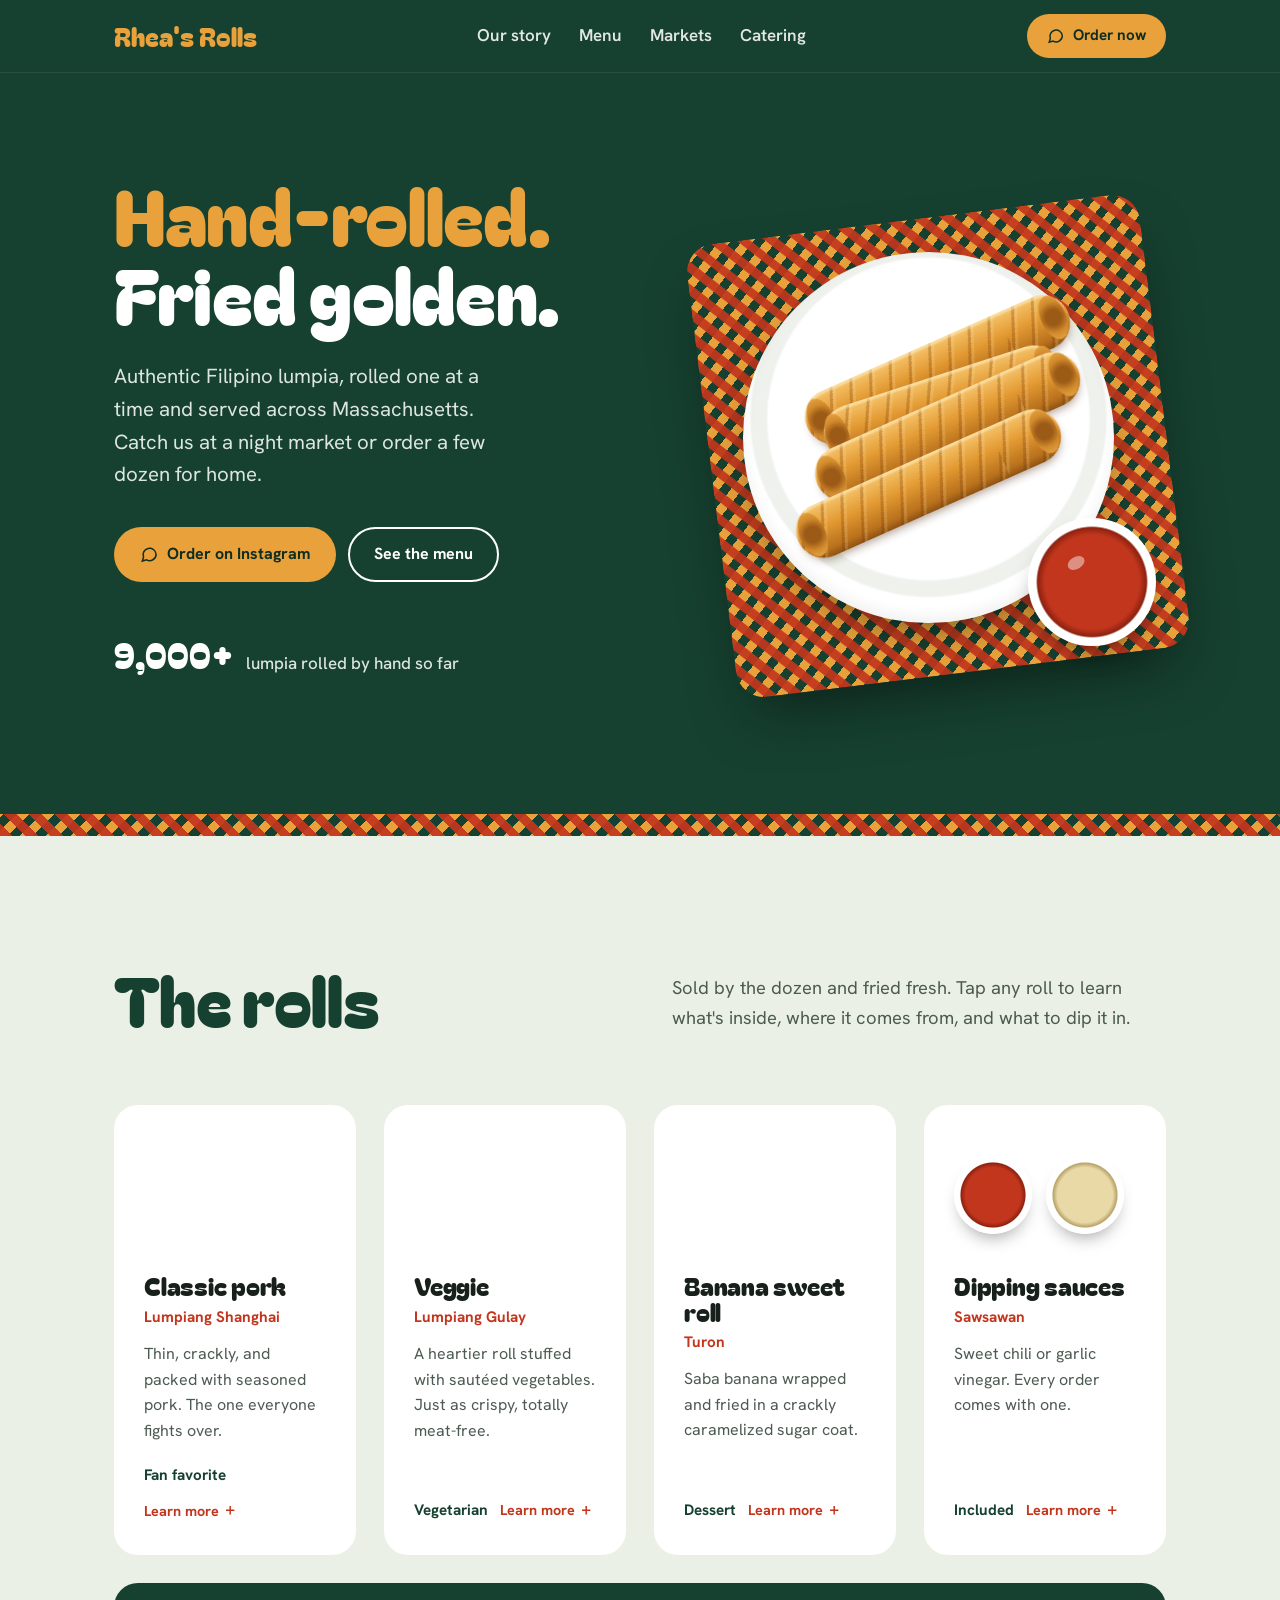
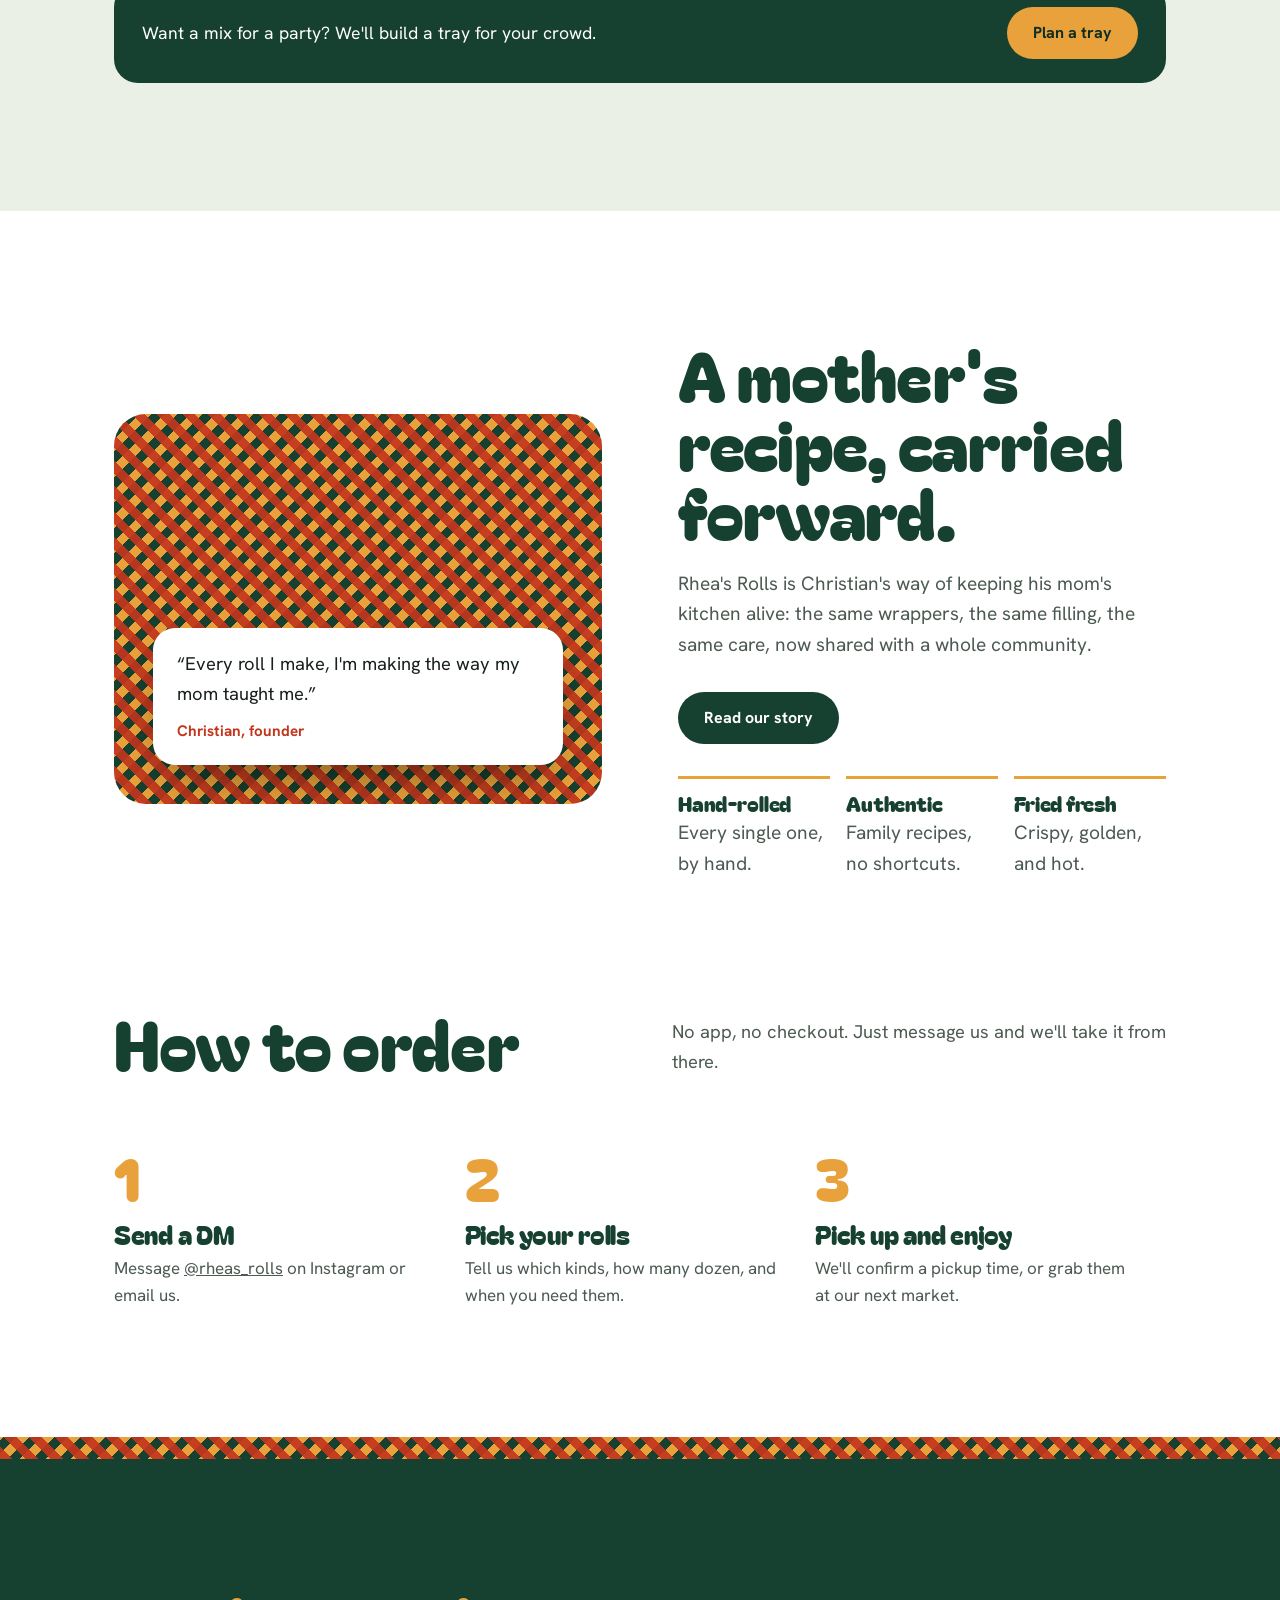
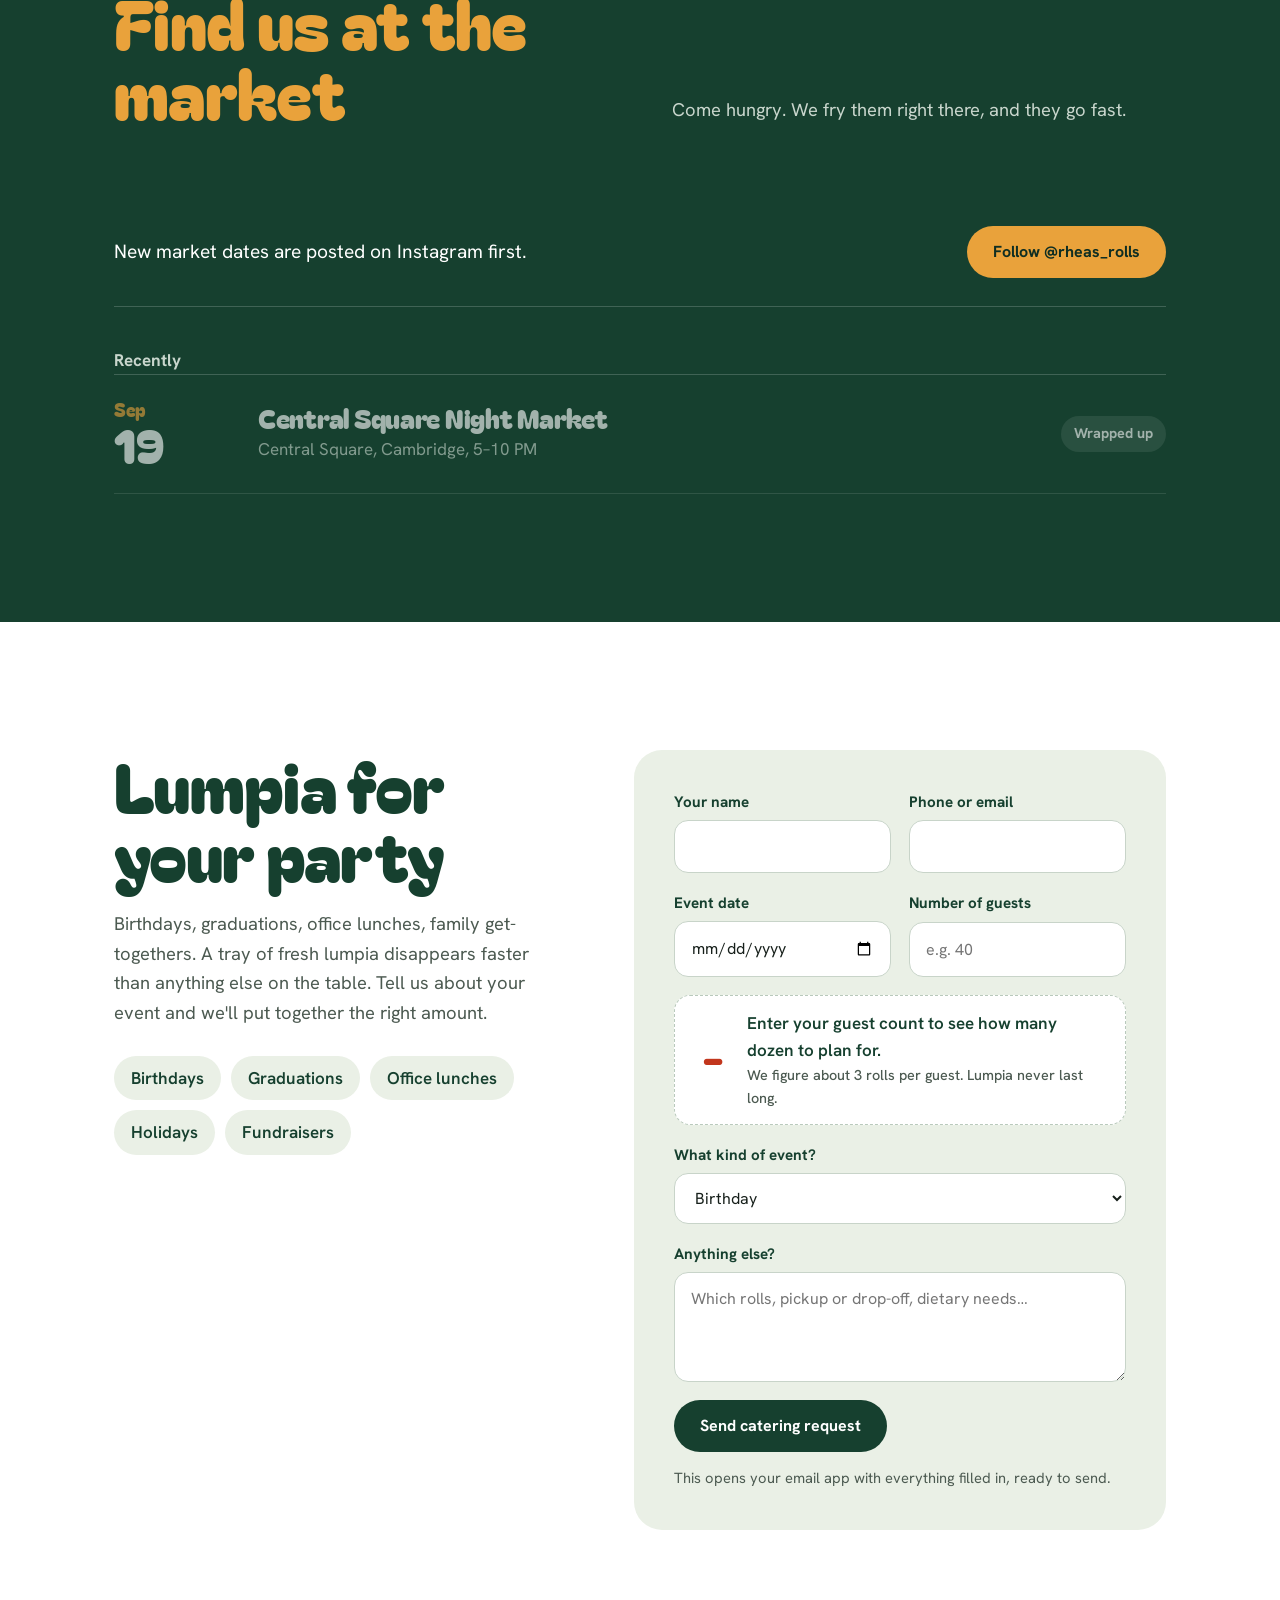
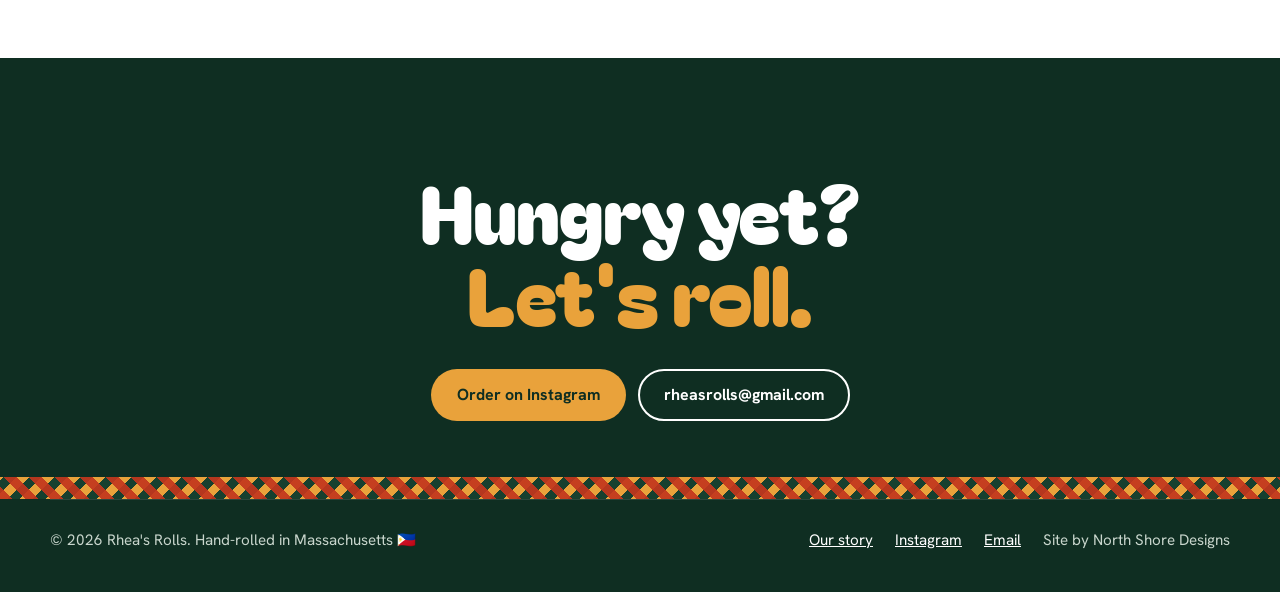
<file: index.html>
<!doctype html>
<html lang="en">
<head>
  <meta charset="utf-8">
  <meta name="viewport" content="width=device-width, initial-scale=1">
  <title>Rhea's Rolls | Hand-Rolled Filipino Lumpia in Massachusetts</title>
  <meta name="description" content="Rhea's Rolls hand-rolls authentic Filipino lumpia in Massachusetts. Find us at night markets, order by the dozen, or book lumpia catering for your next party.">
  <meta name="theme-color" content="#16402F">
  <!-- TODO: swap in the real domain once it's bought -->
  <link rel="canonical" href="https://rheasrolls.com/">
  <link rel="icon" href="favicon.svg" type="image/svg+xml">

  <meta property="og:type" content="website">
  <meta property="og:site_name" content="Rhea's Rolls">
  <meta property="og:title" content="Rhea's Rolls | Hand-Rolled Filipino Lumpia">
  <meta property="og:description" content="9,000+ lumpia hand-rolled and served across Massachusetts. Order by the dozen or book us for catering.">
  <meta property="og:url" content="https://rheasrolls.com/">
  <meta property="og:image" content="https://rheasrolls.com/assets/og-image.png">
  <meta name="twitter:card" content="summary_large_image">

  <script type="application/ld+json">
  {
    "@context": "https://schema.org",
    "@type": "FoodEstablishment",
    "name": "Rhea's Rolls",
    "description": "Hand-rolled, authentic Filipino lumpia. Night markets, orders by the dozen, and catering across Massachusetts.",
    "url": "https://rheasrolls.com/",
    "email": "rheasrolls@gmail.com",
    "founder": { "@type": "Person", "name": "Christian" },
    "servesCuisine": ["Filipino", "Lumpia"],
    "areaServed": { "@type": "State", "name": "Massachusetts" },
    "sameAs": ["https://www.instagram.com/rheas_rolls", "https://linktr.ee/rheasrolls"],
    "hasMenu": "https://rheasrolls.com/#menu"
  }
  </script>

  <link rel="preconnect" href="https://fonts.googleapis.com">
  <link rel="preconnect" href="https://fonts.gstatic.com" crossorigin>
  <link href="https://fonts.googleapis.com/css2?family=Bagel+Fat+One&family=Hanken+Grotesk:wght@400;500;600;700&display=swap" rel="stylesheet">
  <link rel="stylesheet" href="styles.css">
</head>
<body>

  <header class="site-header">
    <div class="wrap nav">
      <a class="logo" href="index.html" aria-label="Rhea's Rolls home">Rhea's Rolls</a>
      <nav aria-label="Main">
        <ul>
          <li><a href="story.html">Our story</a></li>
          <li><a href="#menu">Menu</a></li>
          <li><a href="#markets">Markets</a></li>
          <li><a href="#catering">Catering</a></li>
        </ul>
      </nav>
      <a class="btn btn-gold" href="https://ig.me/m/rheas_rolls" target="_blank" rel="noopener">
        <svg viewBox="0 0 24 24" fill="none" stroke="currentColor" stroke-width="2" aria-hidden="true"><path d="M21 12a8.5 8.5 0 0 1-12.6 7.4L3 21l1.6-5.2A8.5 8.5 0 1 1 21 12Z"/></svg>
        <span>Order now</span>
      </a>
    </div>
  </header>

  <main id="top">
    <section class="hero" aria-labelledby="hero-title" style="padding:0">
      <div class="wrap hero-grid">
        <div>
          <h1 id="hero-title"><span class="line">Hand-rolled.</span><span class="line">Fried golden.</span></h1>
          <p class="hero-lede">Authentic Filipino lumpia, rolled one at a time and served across Massachusetts. Catch us at a night market or order a few dozen for home.</p>
          <div class="hero-ctas">
            <a class="btn btn-gold" href="https://ig.me/m/rheas_rolls" target="_blank" rel="noopener">
              <svg viewBox="0 0 24 24" fill="none" stroke="currentColor" stroke-width="2" aria-hidden="true"><path d="M21 12a8.5 8.5 0 0 1-12.6 7.4L3 21l1.6-5.2A8.5 8.5 0 1 1 21 12Z"/></svg>
              Order on Instagram
            </a>
            <a class="btn btn-line" href="#menu">See the menu</a>
          </div>
          <p class="tally"><strong>9,000+</strong> lumpia rolled by hand so far</p>
        </div>

        <div class="plate-stage" aria-hidden="true">
          <div class="mat banig"></div>
          <div class="plate"></div>
          <div class="roll r1"></div>
          <div class="roll r4"></div>
          <div class="roll r2"></div>
          <div class="roll r3"></div>
          <div class="sauce"></div>
        </div>
      </div>
    </section>

    <div class="banig banig-band" role="presentation"></div>

    <section class="menu" id="menu" aria-labelledby="menu-title">
      <div class="wrap">
        <div class="section-head">
          <h2 id="menu-title">The rolls</h2>
          <p>Sold by the dozen and fried fresh. Tap any roll to learn what's inside, where it comes from, and what to dip it in.</p>
        </div>

        <!-- TODO: confirm varieties + add prices with Christian -->
        <ul class="menu-list four">
          <li>
            <button class="dish" type="button" data-dish="shanghai" aria-haspopup="dialog">
              <span class="dish-art" aria-hidden="true"><span class="roll" style="--tilt:-8deg"></span></span>
              <h3>Classic pork</h3>
              <p class="native">Lumpiang Shanghai</p>
              <p>Thin, crackly, and packed with seasoned pork. The one everyone fights over.</p>
              <span class="more"><span class="tag">Fan favorite</span><span class="learn">Learn more<svg viewBox="0 0 24 24" fill="none" stroke="currentColor" stroke-width="2.5" aria-hidden="true"><path d="M12 5v14M5 12h14"/></svg></span></span>
            </button>
          </li>
          <li>
            <button class="dish" type="button" data-dish="gulay" aria-haspopup="dialog">
              <span class="dish-art" aria-hidden="true"><span class="roll" style="--tilt:6deg;height:46px"></span></span>
              <h3>Veggie</h3>
              <p class="native">Lumpiang Gulay</p>
              <p>A heartier roll stuffed with sautéed vegetables. Just as crispy, totally meat-free.</p>
              <span class="more"><span class="tag">Vegetarian</span><span class="learn">Learn more<svg viewBox="0 0 24 24" fill="none" stroke="currentColor" stroke-width="2.5" aria-hidden="true"><path d="M12 5v14M5 12h14"/></svg></span></span>
            </button>
          </li>
          <li>
            <button class="dish" type="button" data-dish="turon" aria-haspopup="dialog">
              <span class="dish-art" aria-hidden="true"><span class="roll sweet" style="--tilt:-4deg;height:44px;width:70%"></span></span>
              <h3>Banana sweet roll</h3>
              <p class="native">Turon</p>
              <p>Saba banana wrapped and fried in a crackly caramelized sugar coat.</p>
              <span class="more"><span class="tag">Dessert</span><span class="learn">Learn more<svg viewBox="0 0 24 24" fill="none" stroke="currentColor" stroke-width="2.5" aria-hidden="true"><path d="M12 5v14M5 12h14"/></svg></span></span>
            </button>
          </li>
          <li>
            <button class="dish" type="button" data-dish="sauces" aria-haspopup="dialog">
              <span class="dish-art" aria-hidden="true"><span class="bowls"><span class="bowl"></span><span class="bowl vinegar"></span></span></span>
              <h3>Dipping sauces</h3>
              <p class="native">Sawsawan</p>
              <p>Sweet chili or garlic vinegar. Every order comes with one.</p>
              <span class="more"><span class="tag">Included</span><span class="learn">Learn more<svg viewBox="0 0 24 24" fill="none" stroke="currentColor" stroke-width="2.5" aria-hidden="true"><path d="M12 5v14M5 12h14"/></svg></span></span>
            </button>
          </li>
        </ul>

        <div class="menu-note">
          <p>Want a mix for a party? We'll build a tray for your crowd.</p>
          <a class="btn btn-gold" href="#catering">Plan a tray</a>
        </div>
      </div>
    </section>

    <section class="teaser" aria-labelledby="teaser-title">
      <div class="wrap teaser-grid">
        <div class="teaser-art banig" aria-hidden="true">
          <div class="card">
            <p>“Every roll I make, I'm making the way my mom taught me.”</p>
            <cite>Christian, founder</cite>
          </div>
        </div>
        <div>
          <h2 id="teaser-title">A mother's recipe, carried forward.</h2>
          <p>Rhea's Rolls is Christian's way of keeping his mom's kitchen alive: the same wrappers, the same filling, the same care, now shared with a whole community.</p>
          <a class="btn" href="story.html">Read our story</a>
          <div class="values-row">
            <div class="value"><h3>Hand-rolled</h3><p>Every single one, by hand.</p></div>
            <div class="value"><h3>Authentic</h3><p>Family recipes, no shortcuts.</p></div>
            <div class="value"><h3>Fried fresh</h3><p>Crispy, golden, and hot.</p></div>
          </div>
        </div>
      </div>
    </section>

    <section class="steps" id="order" aria-labelledby="order-title" style="padding-top:0">
      <div class="wrap">
        <div class="section-head">
          <h2 id="order-title" style="color:var(--leaf)">How to order</h2>
          <p>No app, no checkout. Just message us and we'll take it from there.</p>
        </div>
        <ol class="order-steps">
          <li><h3>Send a DM</h3><p>Message <a href="https://ig.me/m/rheas_rolls" target="_blank" rel="noopener">@rheas_rolls</a> on Instagram or email us.</p></li>
          <li><h3>Pick your rolls</h3><p>Tell us which kinds, how many dozen, and when you need them.</p></li>
          <li><h3>Pick up and enjoy</h3><p>We'll confirm a pickup time, or grab them at our next market.</p></li>
        </ol>
      </div>
    </section>

    <div class="banig banig-band" role="presentation"></div>

    <section class="markets" id="markets" aria-labelledby="markets-title">
      <div class="wrap">
        <div class="section-head">
          <h2 id="markets-title">Find us at the market</h2>
          <p>Come hungry. We fry them right there, and they go fast.</p>
        </div>
        <div id="events" aria-live="polite"></div>
      </div>
    </section>

    <section class="catering" id="catering" aria-labelledby="catering-title">
      <div class="wrap catering-grid">
        <div class="catering-copy">
          <h2 id="catering-title">Lumpia for your party</h2>
          <p>Birthdays, graduations, office lunches, family get-togethers. A tray of fresh lumpia disappears faster than anything else on the table. Tell us about your event and we'll put together the right amount.</p>
          <ul class="perfect-for" aria-label="Great for">
            <li>Birthdays</li><li>Graduations</li><li>Office lunches</li><li>Holidays</li><li>Fundraisers</li>
          </ul>
        </div>

        <form class="cater" id="cater-form" novalidate>
          <div class="field"><label for="c-name">Your name</label><input id="c-name" name="name" autocomplete="name" required></div>
          <div class="field"><label for="c-contact">Phone or email</label><input id="c-contact" name="contact" autocomplete="email" required></div>
          <div class="field"><label for="c-date">Event date</label><input id="c-date" name="date" type="date"></div>
          <div class="field"><label for="c-guests">Number of guests</label><input id="c-guests" name="guests" type="number" min="1" inputmode="numeric" placeholder="e.g. 40"></div>
          <div class="estimate" aria-live="polite">
            <strong id="est-dozen">–</strong>
            <p id="est-text">Enter your guest count to see how many dozen to plan for.<span>We figure about 3 rolls per guest. Lumpia never last long.</span></p>
          </div>
          <div class="field full">
            <label for="c-type">What kind of event?</label>
            <select id="c-type" name="type">
              <option>Birthday</option><option>Graduation</option><option>Office or work event</option><option>Holiday party</option><option>Fundraiser</option><option>Something else</option>
            </select>
          </div>
          <div class="field full"><label for="c-notes">Anything else?</label><textarea id="c-notes" name="notes" placeholder="Which rolls, pickup or drop-off, dietary needs…"></textarea></div>
          <button class="btn" type="submit">Send catering request</button>
          <p class="form-hint" id="form-hint">This opens your email app with everything filled in, ready to send.</p>
        </form>
      </div>
    </section>
  </main>

  <footer>
    <div class="wrap footer-cta">
      <h2>Hungry yet? <span>Let's roll.</span></h2>
      <div class="hero-ctas">
        <a class="btn btn-gold" href="https://ig.me/m/rheas_rolls" target="_blank" rel="noopener">Order on Instagram</a>
        <a class="btn btn-line" href="mailto:rheasrolls@gmail.com">rheasrolls@gmail.com</a>
      </div>
    </div>
    <div class="banig banig-band" role="presentation"></div>
    <div class="wrap footer-bottom">
      <p style="margin:0">© <span id="year">2026</span> Rhea's Rolls. Hand-rolled in Massachusetts 🇵🇭</p>
      <nav aria-label="Footer">
        <a href="story.html">Our story</a>
        <a href="https://www.instagram.com/rheas_rolls" target="_blank" rel="noopener">Instagram</a>
        <a href="mailto:rheasrolls@gmail.com">Email</a>
        <span>Site by North Shore Designs</span>
      </nav>
    </div>
  </footer>

  <dialog class="facts" id="facts" aria-labelledby="facts-name">
    <div class="facts-art banig">
      <span class="plate-bg"></span>
      <span class="dish-art" id="facts-art"></span>
      <button class="facts-close" type="button" id="facts-close" aria-label="Close">
        <svg viewBox="0 0 24 24" fill="none" stroke="currentColor" stroke-width="2.5" aria-hidden="true"><path d="M6 6l12 12M18 6 6 18"/></svg>
      </button>
    </div>
    <div class="facts-body">
      <h3 id="facts-name"></h3>
      <p class="facts-native" id="facts-native"></p>
      <p class="facts-desc" id="facts-desc"></p>
      <ul class="pills" id="facts-pills"></ul>
      <h4>Good to know</h4>
      <ul class="fact-list" id="facts-list"></ul>
      <div class="facts-pair"><p id="facts-pair"></p></div>
      <div class="facts-actions">
        <a class="btn btn-gold" id="facts-order" href="https://ig.me/m/rheas_rolls" target="_blank" rel="noopener">Order this</a>
        <a class="btn btn-line" href="#catering" id="facts-cater">Add to a party tray</a>
      </div>
    </div>
  </dialog>

  <script>
    // Menu facts shown when a roll is tapped. TODO: confirm fillings with Christian.
    const DISHES = {
      shanghai: {
        name: "Classic pork",
        native: "Lumpiang Shanghai",
        say: "LOOM-pyahng shang-HIGH",
        desc: "Pencil-thin rolls of seasoned ground pork, carrot, onion, and garlic in a paper-thin wrapper, fried until they crackle.",
        pills: ["Pork", "Fried to order", "Sold by the dozen"],
        facts: [
          "\"Lumpia\" comes from the Hokkien Chinese word for spring roll. Chinese traders brought it to the Philippines centuries ago, and Filipino cooks made it their own.",
          "Shanghai is the skinny one. Rolling them this thin takes practice, and it's why they're so crispy.",
          "No Filipino party is complete without a tray of these. They're usually the first thing gone."
        ],
        pair: "Best with sweet chili sauce. Reheat in an air fryer at 375°F for 4–5 minutes to bring back the crunch.",
        art: '<span class="roll" style="--tilt:-8deg"></span>'
      },
      gulay: {
        name: "Veggie",
        native: "Lumpiang Gulay",
        say: "LOOM-pyahng goo-LIE",
        desc: "A thicker roll filled with sautéed vegetables like cabbage, carrot, green beans, and sweet potato, then fried golden.",
        pills: ["Vegetarian", "Fried to order", "Sold by the dozen"],
        facts: [
          "\"Gulay\" means vegetables in Tagalog.",
          "It's a home-cooking classic in the Philippines, often made with whatever vegetables are fresh that day.",
          "Bigger and softer inside than Shanghai, with the same crispy shell."
        ],
        pair: "Traditionally dipped in garlic vinegar (sukang bawang). Sweet chili works great too.",
        art: '<span class="roll" style="--tilt:6deg;height:58px"></span>'
      },
      turon: {
        name: "Banana sweet roll",
        native: "Turon",
        say: "too-RON",
        desc: "Ripe saba banana, often with a strip of jackfruit, rolled up and fried in brown sugar until it forms a glassy caramel shell.",
        pills: ["Dessert", "Vegetarian", "Sweet"],
        facts: [
          "Saba is a Filipino cooking banana. It's firmer and less sweet than the bananas at the grocery store, so it holds up when fried.",
          "In the Philippines, turon is a favorite merienda (afternoon snack) sold by street vendors.",
          "The caramel shell hardens as it cools, so it stays crunchy."
        ],
        pair: "Great on its own, or warm with a scoop of vanilla or ube ice cream.",
        art: '<span class="roll sweet" style="--tilt:-4deg"></span>'
      },
      sauces: {
        name: "Dipping sauces",
        native: "Sawsawan",
        say: "sow-SAH-wahn",
        desc: "Every order comes with a dipping sauce. Pick sweet chili, garlic vinegar, or both.",
        pills: ["Included", "Vegan"],
        facts: [
          "\"Sawsawan\" is the Filipino word for dipping sauce. In Filipino cooking the sauce is part of the meal, not an afterthought.",
          "Sweet chili is sticky, sweet, and mildly spicy. It's the classic match for pork lumpia.",
          "Garlic vinegar (sukang bawang) is sharp and tangy and cuts right through the crunch."
        ],
        pair: "Try one roll with each sauce and pick your favorite.",
        art: '<span class="bowls"><span class="bowl"></span><span class="bowl vinegar"></span></span>'
      }
    };

    const dialog = document.getElementById("facts");
    const $ = (id) => document.getElementById(id);

    function openDish(key) {
      const d = DISHES[key];
      if (!d) return;
      $("facts-name").textContent = d.name;
      $("facts-native").innerHTML = `${d.native} <span>· say “${d.say}”</span>`;
      $("facts-desc").textContent = d.desc;
      $("facts-pills").innerHTML = d.pills.map(p => `<li>${p}</li>`).join("");
      $("facts-list").innerHTML = d.facts.map(f => `<li>${f}</li>`).join("");
      $("facts-pair").textContent = d.pair;
      $("facts-art").innerHTML = d.art;
      dialog.showModal();
    }

    document.querySelectorAll("[data-dish]").forEach(btn => btn.addEventListener("click", () => openDish(btn.dataset.dish)));
    $("facts-close").addEventListener("click", () => dialog.close());
    $("facts-cater").addEventListener("click", () => dialog.close());
    dialog.addEventListener("click", (e) => { if (e.target === dialog) dialog.close(); });

    // Market dates. Add new ones here; past dates move to "Recently" automatically.
    const MARKETS = [
      { name: "Central Square Night Market", place: "Central Square, Cambridge", date: "2026-09-19", time: "5–10 PM" },
    ];

    const MONTHS = ["Jan","Feb","Mar","Apr","May","Jun","Jul","Aug","Sep","Oct","Nov","Dec"];
    const toLocalDate = (iso) => { const [y, m, d] = iso.split("-").map(Number); return new Date(y, m - 1, d); };
    const today = new Date(); today.setHours(0, 0, 0, 0);

    function eventItem(e, past) {
      const d = toLocalDate(e.date);
      return `<li class="event${past ? " past" : ""}">
        <div class="event-date"><span class="m">${MONTHS[d.getMonth()]}</span><span class="d">${d.getDate()}</span></div>
        <div><h3>${e.name}</h3><p>${e.place}, ${e.time}</p></div>
        <span class="status">${past ? "Wrapped up" : "Upcoming"}</span>
      </li>`;
    }

    (function renderMarkets() {
      const upcoming = MARKETS.filter(e => toLocalDate(e.date) >= today).sort((a, b) => a.date.localeCompare(b.date));
      const past = MARKETS.filter(e => toLocalDate(e.date) < today).sort((a, b) => b.date.localeCompare(a.date)).slice(0, 3);
      let html = upcoming.length
        ? `<ul class="event-list">${upcoming.map(e => eventItem(e, false)).join("")}</ul>`
        : `<div class="event-empty"><p>New market dates are posted on Instagram first.</p>
             <a class="btn btn-gold" href="https://www.instagram.com/rheas_rolls" target="_blank" rel="noopener">Follow @rheas_rolls</a></div>`;
      if (past.length) html += `<p class="past-label">Recently</p><ul class="event-list">${past.map(e => eventItem(e, true)).join("")}</ul>`;
      $("events").innerHTML = html;
    })();

    $("year").textContent = new Date().getFullYear();

    // Catering estimate: about 3 rolls per guest, rounded up to the dozen.
    const ROLLS_PER_GUEST = 3;
    $("c-guests").addEventListener("input", (e) => {
      const guests = parseInt(e.target.value, 10);
      if (!guests || guests < 1) {
        $("est-dozen").textContent = "–";
        $("est-text").innerHTML = "Enter your guest count to see how many dozen to plan for.<span>We figure about 3 rolls per guest. Lumpia never last long.</span>";
        return;
      }
      const dozen = Math.ceil((guests * ROLLS_PER_GUEST) / 12);
      $("est-dozen").textContent = dozen;
      $("est-text").innerHTML = `dozen rolls for ${guests} guest${guests === 1 ? "" : "s"}<span>That's about ${dozen * 12} lumpia. We'll fine-tune it with you.</span>`;
    });

    // Catering form: no backend, so compose an email.
    $("cater-form").addEventListener("submit", (ev) => {
      ev.preventDefault();
      const f = ev.target;
      const hint = $("form-hint");
      if (!f.name.value.trim() || !f.contact.value.trim()) {
        hint.textContent = "Add your name and a phone number or email so we can get back to you.";
        hint.style.color = "var(--chili)";
        (f.name.value.trim() ? f.contact : f.name).focus();
        return;
      }
      const guests = parseInt(f.guests.value, 10);
      const lines = [
        `Name: ${f.name.value}`,
        `Contact: ${f.contact.value}`,
        `Event: ${f.type.value}`,
        `Date: ${f.date.value || "Not set yet"}`,
        `Guests: ${guests || "Not sure yet"}`,
        guests ? `Estimate: about ${Math.ceil((guests * ROLLS_PER_GUEST) / 12)} dozen` : "",
        "",
        f.notes.value,
      ];
      const subject = `Catering request: ${f.type.value}${f.date.value ? " on " + f.date.value : ""}`;
      window.location.href = `mailto:rheasrolls@gmail.com?subject=${encodeURIComponent(subject)}&body=${encodeURIComponent(lines.join("\n"))}`;
      hint.style.color = "";
      hint.textContent = "Your email app should be open now. Hit send and we'll reply soon.";
    });
  </script>
</body>
</html>
</file>
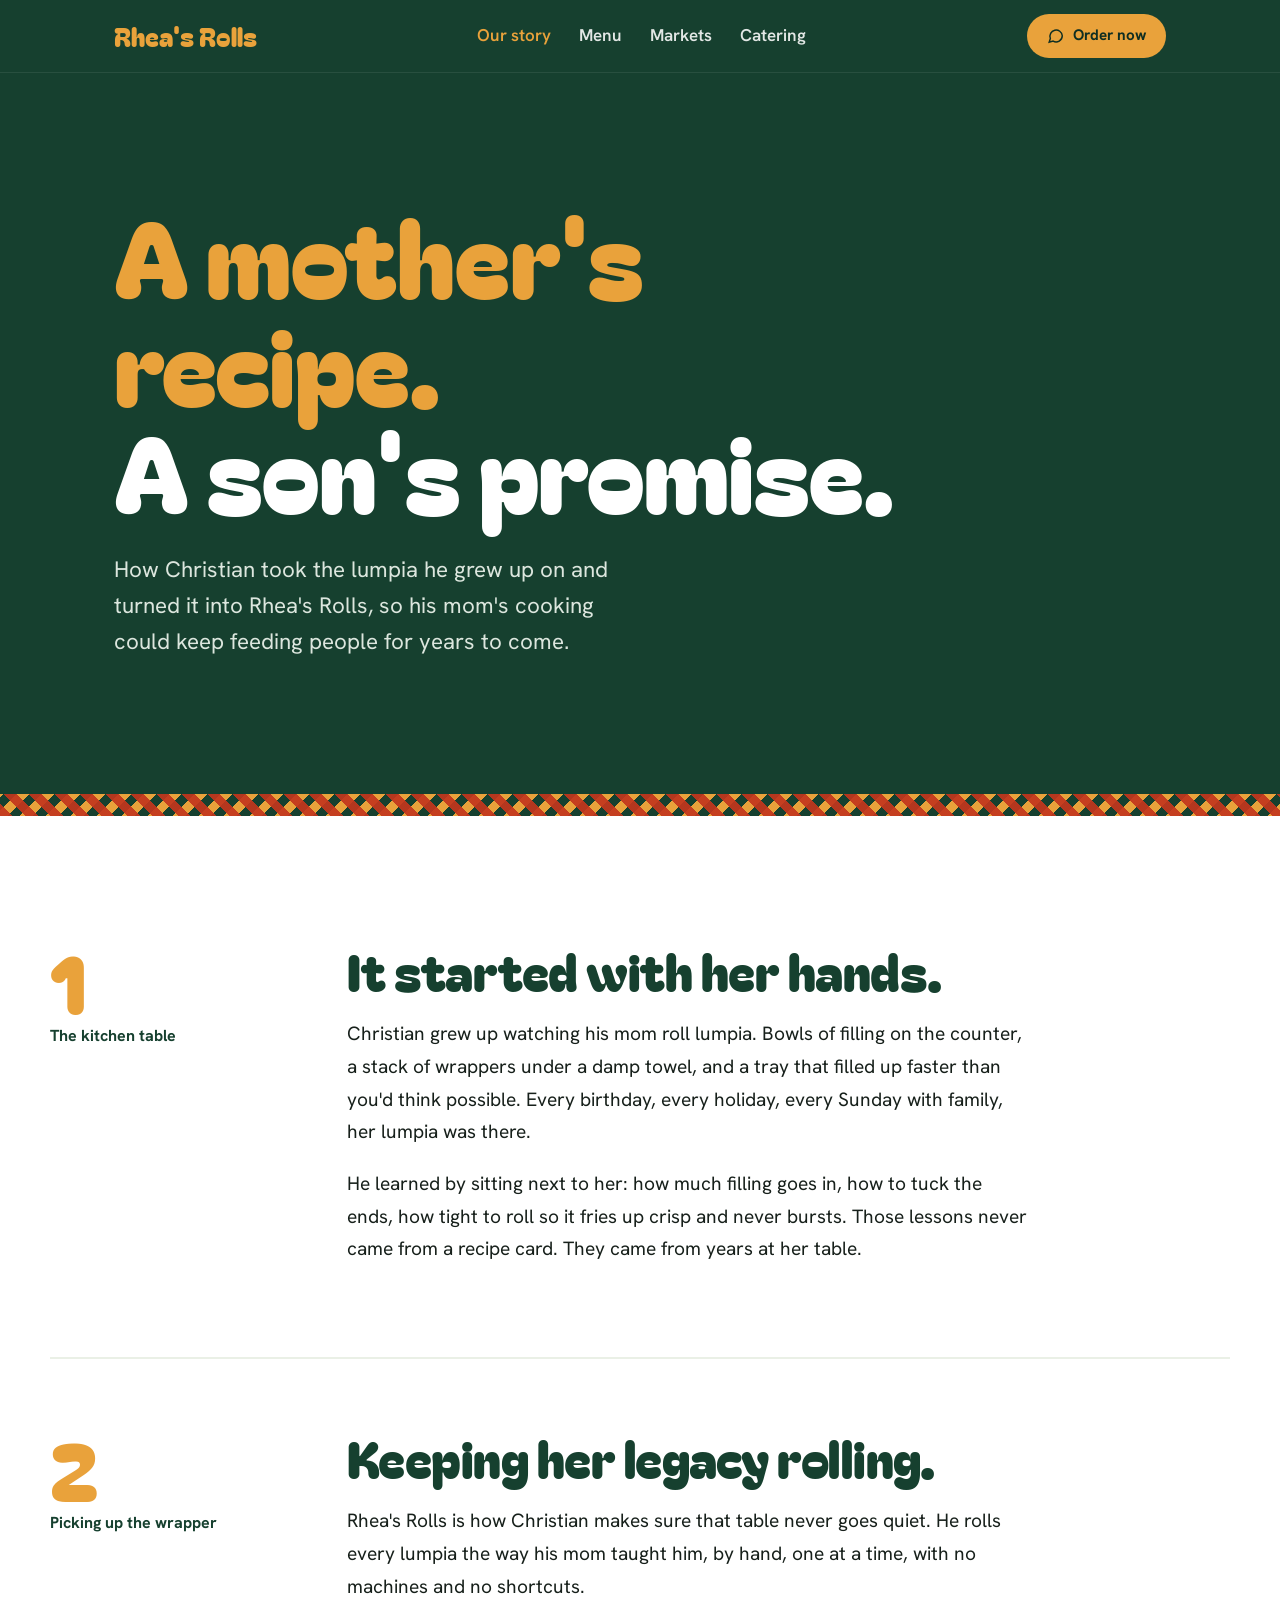
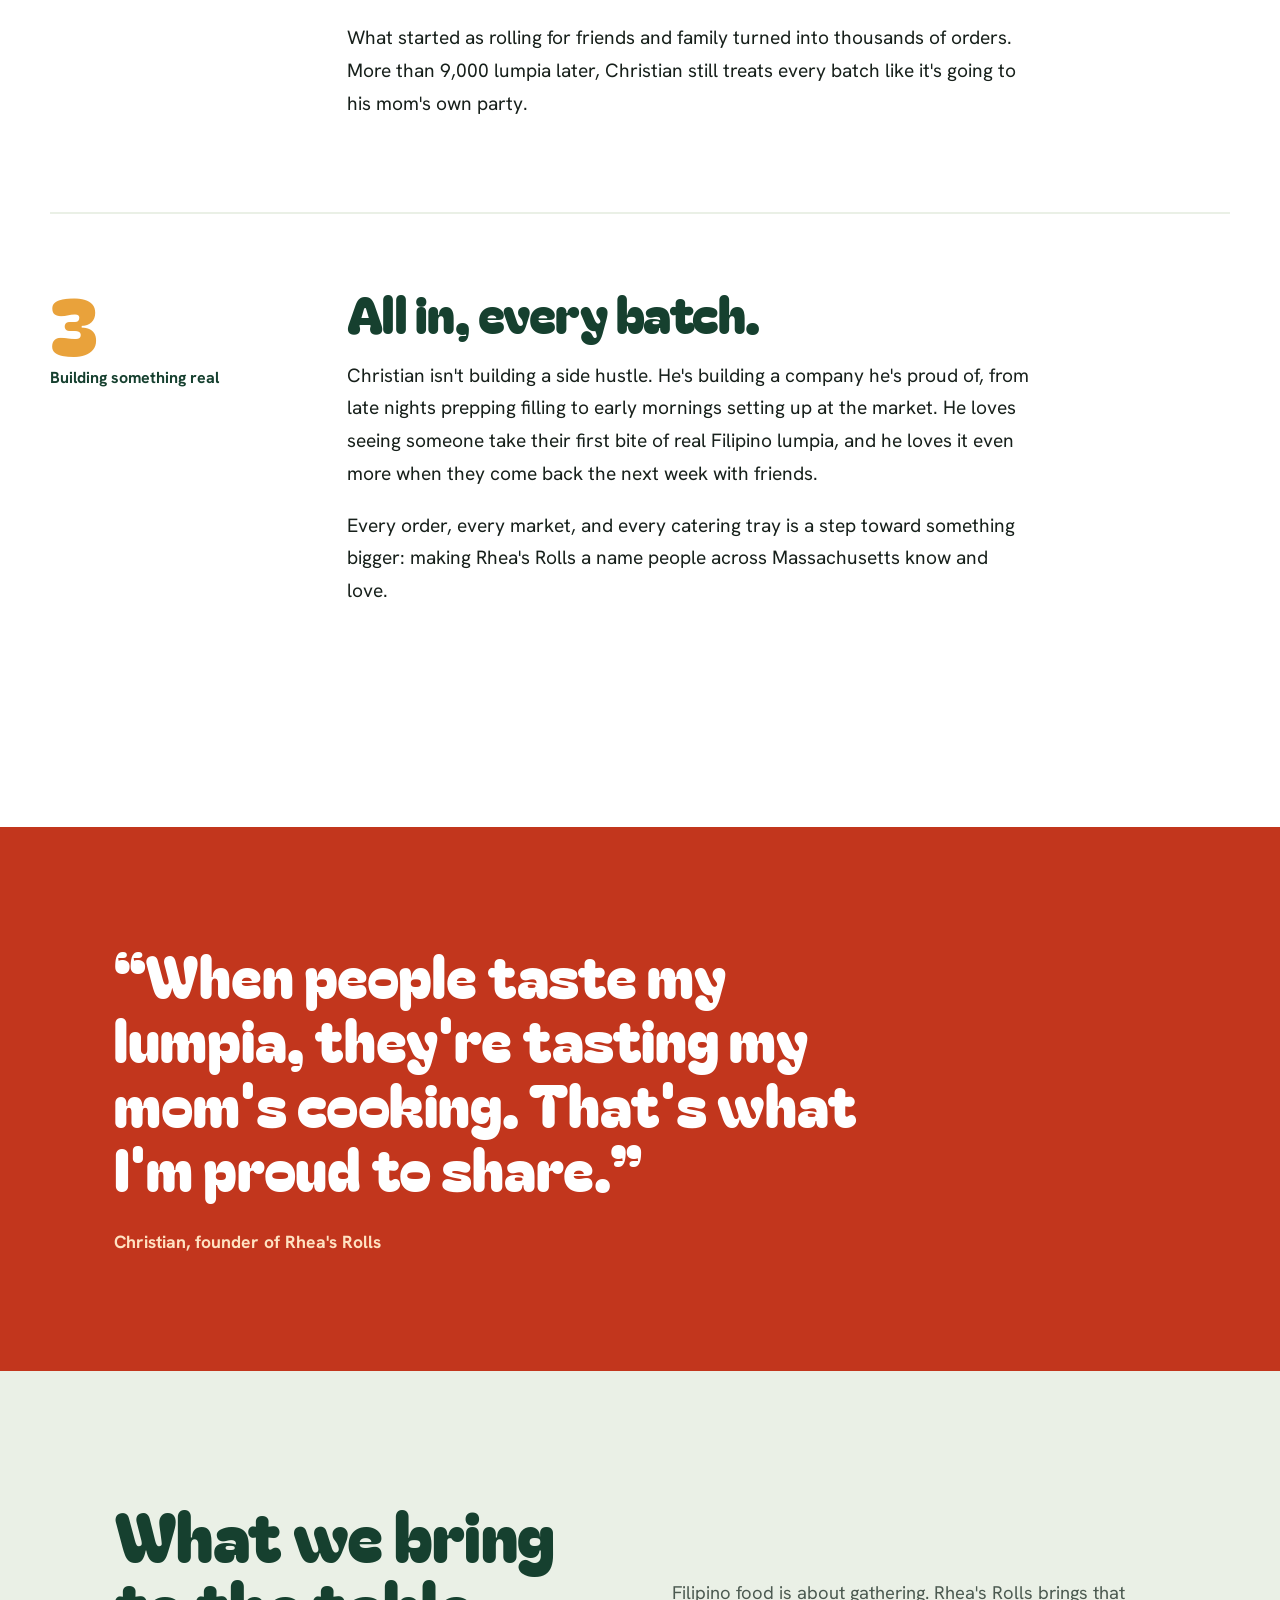
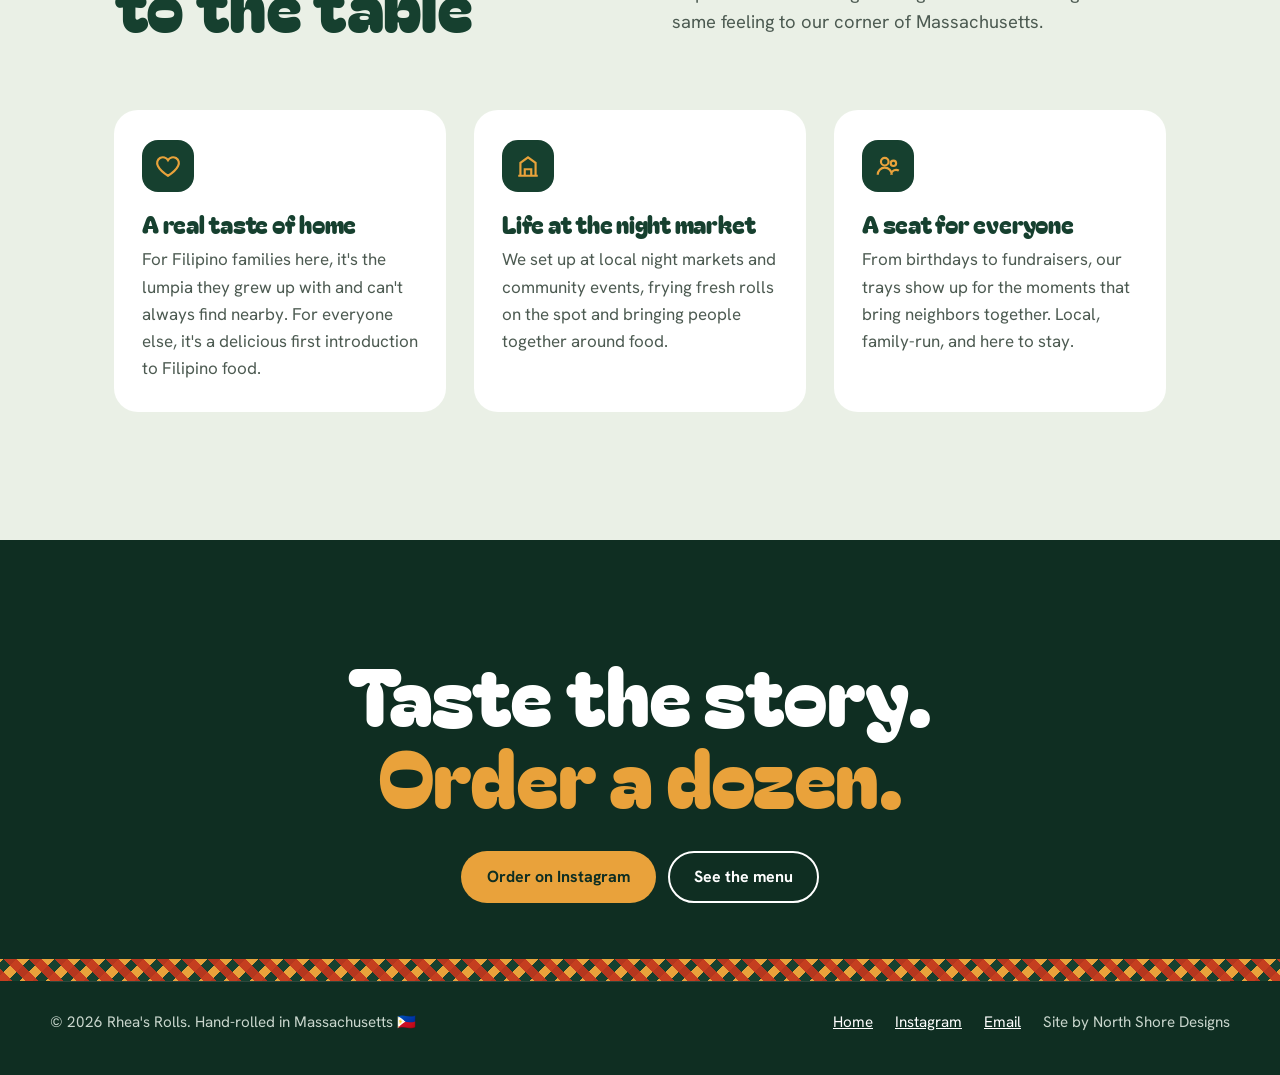
<file: story.html>
<!doctype html>
<html lang="en">
<head>
  <meta charset="utf-8">
  <meta name="viewport" content="width=device-width, initial-scale=1">
  <title>Our Story | Rhea's Rolls</title>
  <meta name="description" content="How Christian built Rhea's Rolls to carry on his mother's lumpia recipes and bring authentic, hand-rolled Filipino food to the Massachusetts community.">
  <meta name="theme-color" content="#16402F">
  <link rel="canonical" href="https://rheasrolls.com/story.html">
  <link rel="icon" href="favicon.svg" type="image/svg+xml">

  <meta property="og:type" content="article">
  <meta property="og:site_name" content="Rhea's Rolls">
  <meta property="og:title" content="Our Story | Rhea's Rolls">
  <meta property="og:description" content="A mother's recipe, carried forward one hand-rolled lumpia at a time.">
  <meta property="og:url" content="https://rheasrolls.com/story.html">
  <meta property="og:image" content="https://rheasrolls.com/assets/og-image.png">
  <meta name="twitter:card" content="summary_large_image">

  <link rel="preconnect" href="https://fonts.googleapis.com">
  <link rel="preconnect" href="https://fonts.gstatic.com" crossorigin>
  <link href="https://fonts.googleapis.com/css2?family=Bagel+Fat+One&family=Hanken+Grotesk:wght@400;500;600;700&display=swap" rel="stylesheet">
  <link rel="stylesheet" href="styles.css">
</head>
<body>

  <header class="site-header">
    <div class="wrap nav">
      <a class="logo" href="index.html" aria-label="Rhea's Rolls home">Rhea's Rolls</a>
      <nav aria-label="Main">
        <ul>
          <li><a href="story.html" aria-current="page">Our story</a></li>
          <li><a href="index.html#menu">Menu</a></li>
          <li><a href="index.html#markets">Markets</a></li>
          <li><a href="index.html#catering">Catering</a></li>
        </ul>
      </nav>
      <a class="btn btn-gold" href="https://ig.me/m/rheas_rolls" target="_blank" rel="noopener">
        <svg viewBox="0 0 24 24" fill="none" stroke="currentColor" stroke-width="2" aria-hidden="true"><path d="M21 12a8.5 8.5 0 0 1-12.6 7.4L3 21l1.6-5.2A8.5 8.5 0 1 1 21 12Z"/></svg>
        <span>Order now</span>
      </a>
    </div>
  </header>

  <!-- TODO: story is a draft. Confirm details (and the quotes) with Christian before launch. -->
  <main>
    <section class="story-hero" aria-labelledby="story-title" style="padding-left:0;padding-right:0">
      <div class="wrap">
        <h1 id="story-title"><span class="line">A mother's recipe.</span><span class="line">A son's promise.</span></h1>
        <p>How Christian took the lumpia he grew up on and turned it into Rhea's Rolls, so his mom's cooking could keep feeding people for years to come.</p>
      </div>
    </section>

    <div class="banig banig-band" role="presentation"></div>

    <div class="wrap chapters">
      <article class="chapter">
        <p class="chapter-mark" aria-hidden="true">1<span>The kitchen table</span></p>
        <div>
          <h2>It started with her hands.</h2>
          <p>Christian grew up watching his mom roll lumpia. Bowls of filling on the counter, a stack of wrappers under a damp towel, and a tray that filled up faster than you'd think possible. Every birthday, every holiday, every Sunday with family, her lumpia was there.</p>
          <p>He learned by sitting next to her: how much filling goes in, how to tuck the ends, how tight to roll so it fries up crisp and never bursts. Those lessons never came from a recipe card. They came from years at her table.</p>
        </div>
      </article>

      <article class="chapter">
        <p class="chapter-mark" aria-hidden="true">2<span>Picking up the wrapper</span></p>
        <div>
          <h2>Keeping her legacy rolling.</h2>
          <p>Rhea's Rolls is how Christian makes sure that table never goes quiet. He rolls every lumpia the way his mom taught him, by hand, one at a time, with no machines and no shortcuts.</p>
          <p>What started as rolling for friends and family turned into thousands of orders. More than 9,000 lumpia later, Christian still treats every batch like it's going to his mom's own party.</p>
        </div>
      </article>

      <article class="chapter">
        <p class="chapter-mark" aria-hidden="true">3<span>Building something real</span></p>
        <div>
          <h2>All in, every batch.</h2>
          <p>Christian isn't building a side hustle. He's building a company he's proud of, from late nights prepping filling to early mornings setting up at the market. He loves seeing someone take their first bite of real Filipino lumpia, and he loves it even more when they come back the next week with friends.</p>
          <p>Every order, every market, and every catering tray is a step toward something bigger: making Rhea's Rolls a name people across Massachusetts know and love.</p>
        </div>
      </article>
    </div>

    <section class="pullquote" aria-label="A word from Christian">
      <div class="wrap">
        <blockquote>
          <p>“When people taste my lumpia, they're tasting my mom's cooking. That's what I'm proud to share.”</p>
          <cite>Christian, founder of Rhea's Rolls</cite>
        </blockquote>
      </div>
    </section>

    <section class="community" aria-labelledby="community-title">
      <div class="wrap">
        <div class="section-head">
          <h2 id="community-title">What we bring to the table</h2>
          <p>Filipino food is about gathering. Rhea's Rolls brings that same feeling to our corner of Massachusetts.</p>
        </div>
        <ul class="gives">
          <li>
            <span class="icon" aria-hidden="true"><svg viewBox="0 0 24 24" fill="none" stroke="currentColor" stroke-width="2"><path d="M12 21s-7-4.4-9.3-9A5.3 5.3 0 0 1 12 6.6 5.3 5.3 0 0 1 21.3 12C19 16.6 12 21 12 21Z"/></svg></span>
            <h3>A real taste of home</h3>
            <p>For Filipino families here, it's the lumpia they grew up with and can't always find nearby. For everyone else, it's a delicious first introduction to Filipino food.</p>
          </li>
          <li>
            <span class="icon" aria-hidden="true"><svg viewBox="0 0 24 24" fill="none" stroke="currentColor" stroke-width="2"><path d="M3 21h18M5 21V9l7-5 7 5v12M9 21v-6h6v6"/></svg></span>
            <h3>Life at the night market</h3>
            <p>We set up at local night markets and community events, frying fresh rolls on the spot and bringing people together around food.</p>
          </li>
          <li>
            <span class="icon" aria-hidden="true"><svg viewBox="0 0 24 24" fill="none" stroke="currentColor" stroke-width="2"><circle cx="9" cy="8" r="3.5"/><circle cx="17" cy="9.5" r="2.5"/><path d="M2.5 20a6.5 6.5 0 0 1 13 0M15 20a4.5 4.5 0 0 1 7-3.7"/></svg></span>
            <h3>A seat for everyone</h3>
            <p>From birthdays to fundraisers, our trays show up for the moments that bring neighbors together. Local, family-run, and here to stay.</p>
          </li>
        </ul>
      </div>
    </section>
  </main>

  <footer>
    <div class="wrap footer-cta">
      <h2>Taste the story. <span>Order a dozen.</span></h2>
      <div class="hero-ctas">
        <a class="btn btn-gold" href="https://ig.me/m/rheas_rolls" target="_blank" rel="noopener">Order on Instagram</a>
        <a class="btn btn-line" href="index.html#menu">See the menu</a>
      </div>
    </div>
    <div class="banig banig-band" role="presentation"></div>
    <div class="wrap footer-bottom">
      <p style="margin:0">© <span id="year">2026</span> Rhea's Rolls. Hand-rolled in Massachusetts 🇵🇭</p>
      <nav aria-label="Footer">
        <a href="index.html">Home</a>
        <a href="https://www.instagram.com/rheas_rolls" target="_blank" rel="noopener">Instagram</a>
        <a href="mailto:rheasrolls@gmail.com">Email</a>
        <span>Site by North Shore Designs</span>
      </nav>
    </div>
  </footer>
  <script>document.getElementById("year").textContent = new Date().getFullYear();</script>
</body>
</html>
</file>
<file: styles.css>
:root {
  --leaf: #16402F;
  --leaf-deep: #0F2E22;
  --leaf-tint: #EAF0E6;
  --gold: #E9A23B;
  --gold-deep: #B8701C;
  --chili: #C2361D;
  --ink: #17201B;
  --paper: #FFFFFF;
  --muted: #4C5A51;

  --display: "Bagel Fat One", "Arial Rounded MT Bold", system-ui, sans-serif;
  --body: "Hanken Grotesk", system-ui, -apple-system, sans-serif;

  --gutter: clamp(16px, 5vw, 64px);
  --max: 1180px;
}

*, *::before, *::after { box-sizing: border-box; }
html { scroll-behavior: smooth; scroll-padding-top: 80px; }
body {
  margin: 0;
  font-family: var(--body);
  font-size: 1.0625rem;
  line-height: 1.6;
  color: var(--ink);
  background: var(--paper);
  -webkit-font-smoothing: antialiased;
}
img { max-width: 100%; display: block; }
a { color: inherit; }
:focus-visible { outline: 3px solid var(--gold); outline-offset: 3px; border-radius: 4px; }

.wrap { max-width: var(--max); margin: 0 auto; padding: 0 var(--gutter); }

h1, h2, h3 { font-family: var(--display); font-weight: 400; line-height: 1.02; margin: 0; letter-spacing: -0.01em; }
h2 { font-size: clamp(2.4rem, 6vw, 4.25rem); }
h3 { font-size: 1.6rem; }
p { margin: 0 0 1em; max-width: 62ch; }

/* Banig: the woven mat pattern, used as the site's signature texture */
.banig {
  background:
    repeating-linear-gradient(45deg, rgba(194,54,29,.92) 0 9px, transparent 9px 18px),
    repeating-linear-gradient(-45deg, var(--gold) 0 9px, var(--leaf) 9px 18px);
}

/* Buttons */
.btn {
  display: inline-flex; align-items: center; gap: .55em;
  font: 700 1rem/1 var(--body);
  padding: 1em 1.5em;
  border-radius: 999px;
  text-decoration: none;
  border: 2px solid transparent;
  cursor: pointer;
  transition: transform .15s ease, background-color .15s ease;
}
.btn:active { transform: translateY(1px); }
.btn-gold { background: var(--gold); color: var(--leaf-deep); }
.btn-gold:hover { background: #F2B455; }
.btn-line { border-color: currentColor; color: inherit; background: transparent; }
.btn-line:hover { background: rgba(255,255,255,.08); }
.btn svg { width: 1.15em; height: 1.15em; flex: none; }

/* Header */
.site-header {
  position: sticky; top: 0; z-index: 20;
  background: var(--leaf);
  color: #fff;
  border-bottom: 1px solid rgba(255,255,255,.08);
}
.nav { display: flex; align-items: center; justify-content: space-between; height: 72px; gap: 24px; }
.logo { font-family: var(--display); font-size: 1.6rem; text-decoration: none; color: var(--gold); white-space: nowrap; }
.nav ul { display: flex; gap: 28px; list-style: none; margin: 0; padding: 0; }
.nav ul a { text-decoration: none; font-weight: 600; opacity: .88; }
.nav ul a:hover { opacity: 1; text-decoration: underline; text-underline-offset: 6px; text-decoration-thickness: 2px; }
.nav .btn { padding: .75em 1.2em; font-size: .95rem; }
@media (max-width: 820px) { .nav ul { display: none; } }
@media (max-width: 420px) { .nav .btn span { display: none; } .nav .btn { padding: .75em; } }

/* Hero */
.hero { background: var(--leaf); color: #fff; overflow: hidden; position: relative; }
.hero-grid {
  display: grid; grid-template-columns: 1.05fr .95fr; align-items: center;
  gap: clamp(24px, 4vw, 64px);
  padding-top: clamp(48px, 8vw, 104px);
  padding-bottom: clamp(56px, 9vw, 120px);
}
.hero h1 { font-size: clamp(2.6rem, 6vw, 5rem); color: var(--gold); }
.hero h1 .line { white-space: nowrap; }
.hero h1 .line { display: block; }
.hero h1 .line + .line { color: #fff; }
.hero-lede { font-size: clamp(1.1rem, 1.6vw, 1.3rem); margin-top: 28px; max-width: 34ch; color: #DCE6DE; }
.hero-ctas { display: flex; flex-wrap: wrap; gap: 12px; margin-top: 36px; }
.tally {
  display: flex; align-items: baseline; gap: 12px; margin-top: 44px;
  color: #DCE6DE; font-weight: 500;
}
.tally strong { font-family: var(--display); font-weight: 400; font-size: 2.2rem; color: #fff; font-variant-numeric: tabular-nums; }

/* The plate: lumpia roll in on load */
.plate-stage { position: relative; aspect-ratio: 1; width: 100%; max-width: 520px; justify-self: center; }
.mat {
  position: absolute; inset: 4% 0 0 4%;
  border-radius: 28px;
  transform: rotate(-7deg);
  box-shadow: 0 30px 60px -20px rgba(0,0,0,.5);
}
.plate {
  position: absolute; inset: 11%;
  border-radius: 50%;
  background: radial-gradient(circle at 50% 45%, #fff 0 58%, #EEF1EC 59% 64%, #fff 65%);
  box-shadow: 0 18px 40px -12px rgba(0,0,0,.45), inset 0 -6px 14px rgba(0,0,0,.06);
}
.roll {
  position: absolute; left: 22%; width: 60%; height: 11.5%;
  border-radius: 999px;
  background:
    repeating-linear-gradient(112deg, rgba(120,55,8,.0) 0 14px, rgba(120,55,8,.28) 14px 17px, rgba(255,230,170,.18) 17px 20px),
    linear-gradient(180deg, #F6C46B 0%, #E39A33 42%, #B8701C 85%, #8E5212 100%);
  box-shadow: 0 6px 10px -4px rgba(70,30,0,.45), inset 0 3px 2px rgba(255,240,200,.55);
  --tilt: -24deg;
  transform: rotate(var(--tilt));
}
.roll::before, .roll::after {
  content: ""; position: absolute; top: 8%; bottom: 8%; width: 9%;
  border-radius: 50%;
  background: radial-gradient(circle at 50% 50%, #9C5A17 0 30%, #D18A2C 60%, #E9A947);
}
.roll::before { left: 1%; }
.roll::after { right: 1%; }
.r1 { top: 30%; }
.r2 { top: 42%; left: 24%; }
.r3 { top: 54%; left: 20%; }
.r4 { top: 37%; left: 27%; width: 52%; --tilt: -18deg; }
.sauce {
  position: absolute; right: 2%; bottom: 6%; width: 27%; aspect-ratio: 1;
  border-radius: 50%;
  background: radial-gradient(circle at 50% 50%, var(--chili) 0 52%, #8E2210 60%, #fff 62% 76%, #E3E8E2 77%);
  box-shadow: 0 14px 24px -10px rgba(0,0,0,.5);
}
.sauce::after {
  content: ""; position: absolute; left: 30%; top: 30%; width: 14%; height: 9%;
  background: rgba(255,255,255,.45); border-radius: 50%; transform: rotate(-30deg);
}

@media (prefers-reduced-motion: no-preference) {
  .roll { animation: roll-in 1.1s cubic-bezier(.2,.8,.2,1) both; }
  .r1 { animation-delay: .15s; }
  .r4 { animation-delay: .3s; }
  .r2 { animation-delay: .45s; }
  .r3 { animation-delay: .6s; }
  .sauce { animation: settle .7s .95s cubic-bezier(.2,.8,.2,1) both; }
}
@keyframes roll-in {
  from { transform: translateX(120%) rotate(var(--tilt)); background-position: 0 0, 0 0; opacity: 0; }
  30% { opacity: 1; }
  to { transform: translateX(0) rotate(var(--tilt)); background-position: 220px 0, 0 0; opacity: 1; }
}
@keyframes settle {
  from { transform: translateY(18px) scale(.9); opacity: 0; }
  to { transform: none; opacity: 1; }
}

@media (max-width: 860px) {
  .hero-grid { grid-template-columns: 1fr; }
  .plate-stage { max-width: 380px; order: -1; margin-bottom: -8px; }
}

.banig-band { height: 22px; }

/* Sections */
section { padding: clamp(72px, 10vw, 128px) 0; }
.section-head { display: grid; grid-template-columns: 1fr 1fr; gap: 24px 64px; align-items: end; margin-bottom: clamp(40px, 6vw, 72px); }
.section-head p { color: var(--muted); font-size: 1.15rem; margin: 0; }
@media (max-width: 820px) { .section-head { grid-template-columns: 1fr; } }

/* Story */
.story { background: var(--paper); }
.story-grid { display: grid; grid-template-columns: 5fr 7fr; gap: clamp(32px, 6vw, 96px); align-items: start; }
.story h2 { color: var(--leaf); }
.story-body { font-size: 1.2rem; }
.story-body p:first-child::first-letter {
  font-family: var(--display); float: left; font-size: 4.4em; line-height: .82; padding: .06em .1em 0 0; color: var(--chili);
}
.values { display: grid; grid-template-columns: repeat(3, 1fr); gap: 16px; margin-top: 40px; }
.value { border-top: 3px solid var(--gold); padding-top: 14px; }
.value h3 { font-size: 1.3rem; color: var(--leaf); margin-bottom: 4px; }
.value p { font-size: .98rem; color: var(--muted); margin: 0; }
@media (max-width: 820px) { .story-grid { grid-template-columns: 1fr; } }
@media (max-width: 560px) { .values { grid-template-columns: 1fr; } }

/* Menu */
.menu { background: var(--leaf-tint); }
.menu h2 { color: var(--leaf); }
.menu-list { list-style: none; margin: 0; padding: 0; display: grid; grid-template-columns: repeat(3, 1fr); gap: clamp(16px, 2.5vw, 28px); }
.dish {
  background: var(--paper);
  border-radius: 24px;
  padding: 28px 28px 30px;
  display: flex; flex-direction: column;
}
.dish-art { height: 120px; display: grid; place-items: center; margin-bottom: 18px; }
.dish-art .roll { position: relative; left: auto; top: auto; width: 82%; height: 38px; animation: none; }
.dish-art .roll.sweet {
  background:
    repeating-linear-gradient(112deg, transparent 0 14px, rgba(120,55,8,.3) 14px 17px, rgba(255,230,170,.2) 17px 20px),
    linear-gradient(180deg, #F7C877 0%, #D9852A 45%, #9C5412 100%);
  box-shadow: 0 6px 10px -4px rgba(70,30,0,.45), inset 0 3px 2px rgba(255,240,200,.55), 0 0 0 0 transparent;
}
.dish-art .roll.sweet::after { box-shadow: none; }
.dish-art .pair { display: grid; gap: 12px; width: 100%; justify-items: center; }
.dish h3 { color: var(--ink); font-size: 1.55rem; }
.dish .native { color: var(--chili); font-weight: 700; font-size: .95rem; margin: 6px 0 12px; }
.dish p { color: var(--muted); font-size: 1rem; margin: 0; }
.dish .tag { margin-top: auto; padding-top: 20px; font-weight: 700; color: var(--leaf); font-size: .95rem; }
.menu-note {
  margin-top: 28px; display: flex; flex-wrap: wrap; gap: 16px 28px; align-items: center; justify-content: space-between;
  background: var(--leaf); color: #fff; border-radius: 24px; padding: 24px 28px;
}
.menu-note p { margin: 0; font-size: 1.1rem; }
@media (max-width: 900px) { .menu-list { grid-template-columns: 1fr; } .dish { display: grid; grid-template-columns: 150px 1fr; gap: 0 24px; align-items: center; } .dish-art { grid-row: span 4; margin: 0; } .dish .tag { padding-top: 12px; } }
@media (max-width: 520px) { .dish { display: flex; } .dish-art { margin-bottom: 18px; } }

/* How ordering works: a real sequence, so it's numbered */
.order-steps { list-style: none; padding: 0; margin: 0; display: grid; grid-template-columns: repeat(3, 1fr); gap: 0; counter-reset: step; }
.order-steps li { counter-increment: step; padding: 0 clamp(16px, 3vw, 40px) 0 0; position: relative; }
.order-steps li::before {
  content: counter(step);
  font-family: var(--display); font-size: 3.6rem; line-height: 1; color: var(--gold);
  display: block; margin-bottom: 14px;
}
.order-steps h3 { color: var(--leaf); margin-bottom: 8px; }
.order-steps p { color: var(--muted); margin: 0; }
@media (max-width: 760px) { .order-steps { grid-template-columns: 1fr; gap: 36px; } }

/* Markets */
.markets { background: var(--leaf); color: #fff; position: relative; }
.markets h2 { color: var(--gold); }
.markets .section-head p { color: #C9D6CD; }
.event-list { list-style: none; margin: 0; padding: 0; border-top: 1px solid rgba(255,255,255,.18); }
.event {
  display: grid; grid-template-columns: 120px 1fr auto; gap: 24px; align-items: center;
  padding: 26px 0; border-bottom: 1px solid rgba(255,255,255,.18);
}
.event-date { font-family: var(--display); line-height: 1; }
.event-date .m { display: block; font-size: 1.1rem; color: var(--gold); }
.event-date .d { display: block; font-size: 3rem; }
.event h3 { font-size: 1.7rem; }
.event p { margin: 4px 0 0; color: #C9D6CD; }
.event .status { font-weight: 700; font-size: .9rem; padding: .45em .9em; border-radius: 999px; background: var(--gold); color: var(--leaf-deep); white-space: nowrap; }
.event.past { opacity: .6; }
.event.past .status { background: rgba(255,255,255,.14); color: #fff; }
.event-empty {
  display: flex; flex-wrap: wrap; gap: 20px; align-items: center; justify-content: space-between;
  padding: 28px 0; border-bottom: 1px solid rgba(255,255,255,.18);
}
.event-empty p { margin: 0; font-size: 1.2rem; }
.past-label { margin: 40px 0 0; font-weight: 700; color: #C9D6CD; }
@media (max-width: 640px) { .event { grid-template-columns: 76px 1fr; } .event .status { grid-column: 2; justify-self: start; } .event-date .d { font-size: 2.4rem; } }

/* Catering */
.catering-grid { display: grid; grid-template-columns: 5fr 6fr; gap: clamp(32px, 6vw, 88px); align-items: start; }
.catering h2 { color: var(--leaf); }
.catering-copy p { color: var(--muted); font-size: 1.15rem; }
.perfect-for { list-style: none; padding: 0; margin: 28px 0 0; display: flex; flex-wrap: wrap; gap: 10px; }
.perfect-for li { background: var(--leaf-tint); color: var(--leaf); font-weight: 600; padding: .5em 1em; border-radius: 999px; }
form.cater {
  background: var(--leaf-tint); border-radius: 28px; padding: clamp(24px, 4vw, 40px);
  display: grid; grid-template-columns: 1fr 1fr; gap: 18px;
}
.field { display: grid; gap: 6px; }
.field.full { grid-column: 1 / -1; }
.field label { font-weight: 700; font-size: .95rem; color: var(--leaf); }
.field input, .field select, .field textarea {
  font: inherit; font-size: 1rem; color: var(--ink);
  background: #fff; border: 1.5px solid #C8D4C9; border-radius: 14px; padding: .8em 1em; width: 100%;
}
.field textarea { min-height: 110px; resize: vertical; }
.field input:focus, .field select:focus, .field textarea:focus { outline: none; border-color: var(--leaf); box-shadow: 0 0 0 3px rgba(233,162,59,.45); }
form.cater .btn { justify-self: start; background: var(--leaf); color: #fff; }
form.cater .btn:hover { background: var(--leaf-deep); }
.form-hint { grid-column: 1 / -1; margin: -4px 0 0; font-size: .92rem; color: var(--muted); }
@media (max-width: 860px) { .catering-grid { grid-template-columns: 1fr; } }
@media (max-width: 520px) { form.cater { grid-template-columns: 1fr; } }

/* Footer */
footer { background: var(--leaf-deep); color: #C9D6CD; }
.footer-cta { padding: clamp(64px, 9vw, 112px) 0 56px; text-align: center; }
.footer-cta h2 { color: #fff; font-size: clamp(2.6rem, 7vw, 5rem); }
.footer-cta h2 span { display: block; color: var(--gold); }
.footer-cta .hero-ctas { justify-content: center; }
.footer-cta .btn-line { color: #fff; }
.footer-bottom { display: flex; flex-wrap: wrap; gap: 12px 28px; justify-content: space-between; padding: 28px 0 40px; border-top: 1px solid rgba(255,255,255,.12); font-size: .95rem; }
.footer-bottom a { color: #fff; }
.footer-bottom nav { display: flex; gap: 22px; flex-wrap: wrap; }

/* Tappable dishes */
button.dish {
  font: inherit; color: inherit; text-align: left; border: 2px solid transparent; width: 100%; height: 100%;
  cursor: pointer; transition: transform .2s ease, border-color .2s ease, box-shadow .2s ease;
}
button.dish:hover { transform: translateY(-4px); border-color: var(--gold); box-shadow: 0 18px 36px -20px rgba(22,64,47,.45); }
.dish .more { margin-top: auto; padding-top: 20px; display: flex; justify-content: space-between; align-items: center; gap: 12px; }
.dish .more .tag { margin: 0; padding: 0; }
.dish .more .learn { font-weight: 700; font-size: .9rem; color: var(--chili); white-space: nowrap; }
.dish .more .learn svg { width: 1em; height: 1em; vertical-align: -2px; margin-left: 4px; }
.menu-list.four { grid-template-columns: repeat(4, 1fr); }
@media (max-width: 1100px) { .menu-list.four { grid-template-columns: repeat(2, 1fr); } }
@media (max-width: 900px) { .menu-list.four { grid-template-columns: 1fr; } }
.dish-art .bowl { width: 96px; aspect-ratio: 1; border-radius: 50%;
  background: radial-gradient(circle, var(--chili) 0 50%, #8E2210 58%, #fff 60% 76%, #DDE4DC 77%);
  box-shadow: 0 10px 18px -8px rgba(0,0,0,.4); }
.dish-art .bowl.vinegar { background: radial-gradient(circle, #E8D9A6 0 50%, #B9A46A 58%, #fff 60% 76%, #DDE4DC 77%); }
.dish-art .bowls { display: flex; gap: 14px; }
.dish-art .bowls .bowl { width: 78px; }

/* Food fact dialog */
dialog.facts {
  border: 0; padding: 0; width: min(560px, calc(100vw - 32px)); max-height: calc(100vh - 48px);
  border-radius: 28px; background: var(--paper); color: var(--ink); overflow: auto;
  box-shadow: 0 40px 80px -24px rgba(0,0,0,.55);
}
dialog.facts::backdrop { background: rgba(15,46,34,.72); backdrop-filter: blur(6px); }
@media (prefers-reduced-motion: no-preference) {
  dialog.facts[open] { animation: pop .28s cubic-bezier(.2,.8,.2,1); }
}
@keyframes pop { from { opacity: 0; transform: translateY(16px) scale(.97); } to { opacity: 1; transform: none; } }
.facts-art { height: 190px; display: grid; place-items: center; position: relative; overflow: hidden; }
.facts-art .dish-art { margin: 0; height: auto; width: 70%; position: relative; z-index: 1; }
.facts-art .dish-art .roll { height: 52px; }
.facts-art .dish-art .bowl { width: 120px; }
.facts-art .dish-art .bowls .bowl { width: 100px; }
.facts-art::before { content: ""; position: absolute; inset: 0; opacity: .9; }
.facts-art .plate-bg { position: absolute; width: 250px; aspect-ratio: 1; border-radius: 50%; background: #fff; box-shadow: 0 16px 32px -10px rgba(0,0,0,.5); }
.facts-close {
  position: absolute; top: 14px; right: 14px; z-index: 2; width: 42px; height: 42px; border-radius: 50%;
  border: 0; background: #fff; color: var(--leaf); cursor: pointer; display: grid; place-items: center;
  box-shadow: 0 4px 12px rgba(0,0,0,.25);
}
.facts-close svg { width: 18px; height: 18px; }
.facts-body { padding: 28px clamp(22px, 5vw, 36px) 32px; }
.facts-body h3 { font-size: 2.1rem; color: var(--leaf); }
.facts-native { margin: 8px 0 16px; color: var(--chili); font-weight: 700; }
.facts-native span { color: var(--muted); font-weight: 500; }
.facts-desc { font-size: 1.1rem; }
.pills { display: flex; flex-wrap: wrap; gap: 8px; margin: 4px 0 22px; padding: 0; list-style: none; }
.pills li { background: var(--leaf-tint); color: var(--leaf); font-weight: 600; font-size: .9rem; padding: .4em .9em; border-radius: 999px; }
.facts-body h4 { font: 700 1rem/1.3 var(--body); margin: 0 0 10px; color: var(--ink); }
.fact-list { list-style: none; margin: 0 0 24px; padding: 0; display: grid; gap: 12px; }
.fact-list li { position: relative; padding-left: 26px; color: var(--muted); }
.fact-list li::before { content: ""; position: absolute; left: 0; top: .5em; width: 12px; height: 12px; border-radius: 50%; background: var(--gold); box-shadow: inset 0 -3px 0 var(--gold-deep); }
.facts-pair { background: var(--leaf-tint); border-radius: 18px; padding: 14px 18px; margin-bottom: 24px; }
.facts-pair p { margin: 0; color: var(--leaf); }
.facts-actions { display: flex; flex-wrap: wrap; gap: 10px; }
.facts-actions .btn-line { color: var(--leaf); }
.facts-actions .btn-line:hover { background: var(--leaf-tint); }

/* Homepage story teaser */
.teaser { background: var(--paper); }
.teaser-grid { display: grid; grid-template-columns: 1fr 1fr; gap: clamp(32px, 6vw, 96px); align-items: center; }
.teaser h2 { color: var(--leaf); }
.teaser p { font-size: 1.2rem; color: var(--muted); }
.teaser .btn { background: var(--leaf); color: #fff; margin-top: 12px; }
.teaser .btn:hover { background: var(--leaf-deep); }
.teaser-art { position: relative; aspect-ratio: 5 / 4; border-radius: 32px; overflow: hidden; }
.teaser-art .card {
  position: absolute; left: 8%; right: 8%; bottom: 10%; background: #fff; border-radius: 22px; padding: 22px 24px;
  box-shadow: 0 24px 48px -18px rgba(0,0,0,.5);
}
.teaser-art .card p { margin: 0; color: var(--ink); font-size: 1.15rem; }
.teaser-art .card cite { display: block; margin-top: 10px; font-style: normal; font-weight: 700; color: var(--chili); font-size: .95rem; }
.values-row { display: grid; grid-template-columns: repeat(3, 1fr); gap: 16px; margin-top: 32px; }
@media (max-width: 860px) { .teaser-grid { grid-template-columns: 1fr; } }
@media (max-width: 560px) { .values-row { grid-template-columns: 1fr; } }

/* Catering estimator */
.estimate {
  grid-column: 1 / -1; display: flex; gap: 14px; align-items: center;
  background: #fff; border-radius: 16px; padding: 14px 18px; border: 1.5px dashed #B9C9BC;
}
.estimate strong { font-family: var(--display); font-weight: 400; font-size: 2rem; color: var(--chili); line-height: 1; min-width: 2ch; text-align: center; }
.estimate p { margin: 0; color: var(--leaf); font-weight: 600; }
.estimate p span { display: block; font-weight: 500; color: var(--muted); font-size: .9rem; }

/* Story page */
.nav ul a[aria-current="page"] { opacity: 1; color: var(--gold); }
.story-hero { background: var(--leaf); color: #fff; padding: clamp(64px, 10vw, 136px) 0 clamp(64px, 9vw, 112px); }
.story-hero h1 { font-size: clamp(3rem, 8.5vw, 6.6rem); color: var(--gold); max-width: 12ch; }
.story-hero h1 .line { display: block; }
.story-hero h1 .line + .line { color: #fff; }
.story-hero p { font-size: clamp(1.15rem, 1.8vw, 1.4rem); color: #DCE6DE; max-width: 40ch; margin-top: 28px; }

.chapters { padding: clamp(72px, 10vw, 128px) 0; }
.chapter { display: grid; grid-template-columns: 220px 1fr; gap: 16px clamp(32px, 6vw, 96px); padding: clamp(40px, 6vw, 72px) 0; border-top: 2px solid var(--leaf-tint); }
.chapter:first-child { border-top: 0; padding-top: 0; }
.chapter .chapter-mark { margin: 0; font-family: var(--display); color: var(--gold); font-size: 5rem; line-height: .9; }
.chapter .chapter-mark span { display: block; font-family: var(--body); font-weight: 700; font-size: 1rem; color: var(--leaf); margin-top: 10px; line-height: 1.3; }
.chapter h2 { color: var(--leaf); font-size: clamp(2rem, 4.6vw, 3.2rem); margin-bottom: 22px; }
.chapter p { font-size: 1.2rem; line-height: 1.7; }
@media (max-width: 760px) { .chapter { grid-template-columns: 1fr; } .chapter .chapter-mark { font-size: 3.6rem; } }

.pullquote { background: var(--chili); color: #fff; padding: clamp(64px, 9vw, 120px) 0; }
.pullquote blockquote { margin: 0; }
.pullquote blockquote p { font-family: var(--display); font-size: clamp(2rem, 5vw, 3.6rem); line-height: 1.12; max-width: 22ch; margin: 0; }
.pullquote cite { display: block; margin-top: 28px; font-style: normal; font-weight: 700; font-size: 1.1rem; color: #FFE2C2; }

.community { background: var(--leaf-tint); }
.community h2 { color: var(--leaf); }
.gives { list-style: none; margin: 0; padding: 0; display: grid; grid-template-columns: repeat(3, 1fr); gap: clamp(16px, 2.5vw, 28px); }
.gives li { background: #fff; border-radius: 24px; padding: 30px 28px; }
.gives h3 { color: var(--leaf); font-size: 1.5rem; margin-bottom: 10px; }
.gives p { color: var(--muted); margin: 0; }
.gives .icon { width: 52px; height: 52px; border-radius: 16px; background: var(--leaf); color: var(--gold); display: grid; place-items: center; margin-bottom: 20px; }
.gives .icon svg { width: 26px; height: 26px; }
@media (max-width: 900px) { .gives { grid-template-columns: 1fr; } }

/* Spacing between big headings and their copy */
.teaser h2, .catering-copy h2 { margin-bottom: 22px; }
.dish .more { flex-wrap: wrap; }
.dish .more .tag { white-space: nowrap; }
</file>
